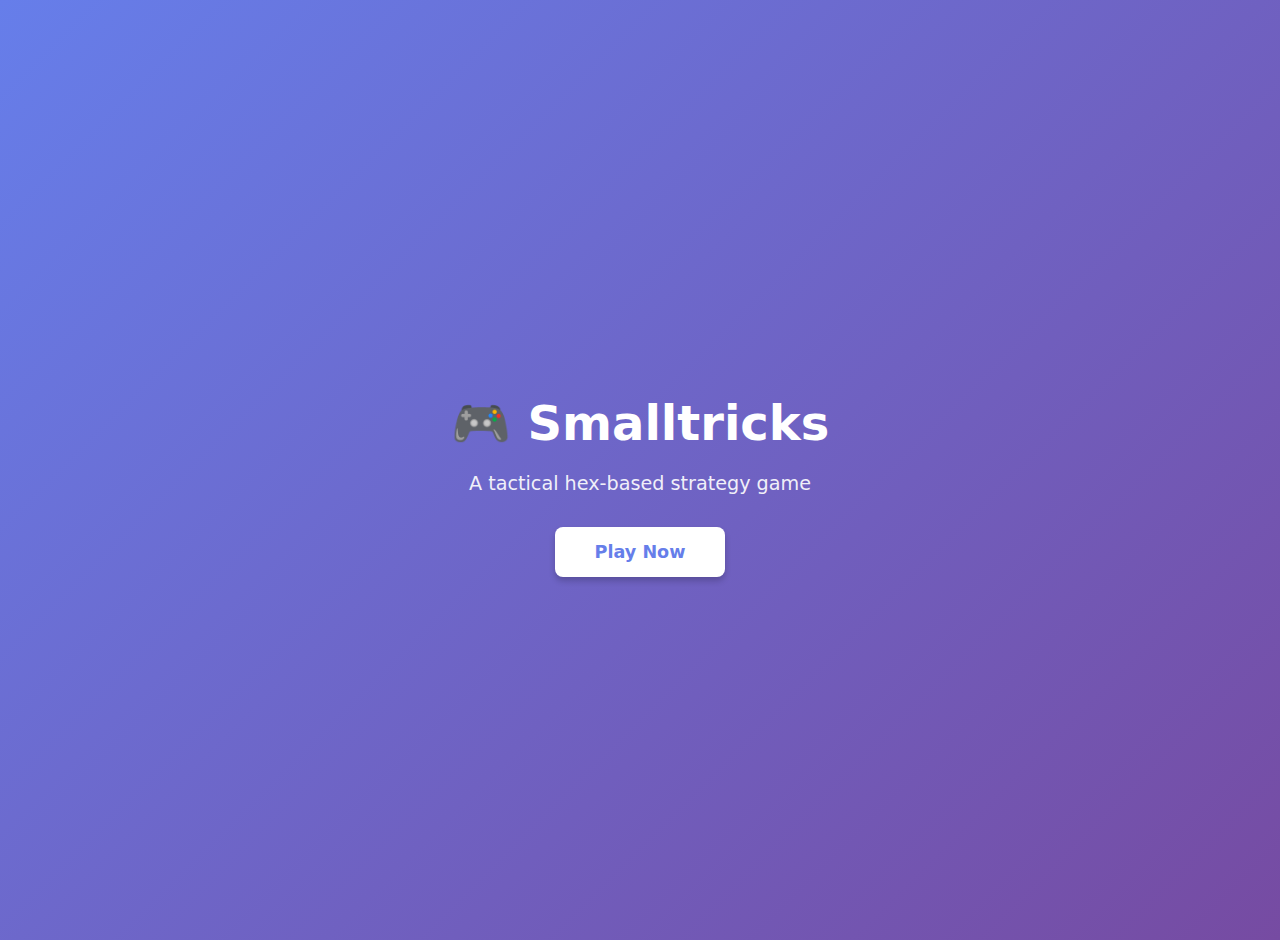
<file: index.html>
<!DOCTYPE html>
<html lang="en">
<head>
    <meta charset="UTF-8">
    <meta name="viewport" content="width=device-width, initial-scale=1.0">
    <title>Smalltricks - A Hex-Based Strategy Game</title>
    <style>
        body {
            margin: 0;
            padding: 20px;
            font-family: system-ui, -apple-system, sans-serif;
            background: linear-gradient(135deg, #667eea 0%, #764ba2 100%);
            min-height: 100vh;
            display: flex;
            justify-content: center;
            align-items: center;
            color: white;
        }
        .container {
            text-align: center;
            max-width: 600px;
        }
        h1 {
            font-size: 3rem;
            margin-bottom: 1rem;
        }
        p {
            font-size: 1.2rem;
            margin-bottom: 2rem;
            opacity: 0.9;
        }
        .btn {
            display: inline-block;
            padding: 15px 40px;
            background: white;
            color: #667eea;
            text-decoration: none;
            border-radius: 8px;
            font-weight: bold;
            font-size: 1.1rem;
            transition: transform 0.2s, box-shadow 0.2s;
            box-shadow: 0 4px 6px rgba(0,0,0,0.2);
        }
        .btn:hover {
            transform: translateY(-2px);
            box-shadow: 0 6px 12px rgba(0,0,0,0.3);
        }
    </style>
</head>
<body>
    <div class="container">
        <h1>🎮 Smalltricks</h1>
        <p>A tactical hex-based strategy game</p>
        <a href="game.html" class="btn">Play Now</a>
    </div>
</body>
</html>
</file>
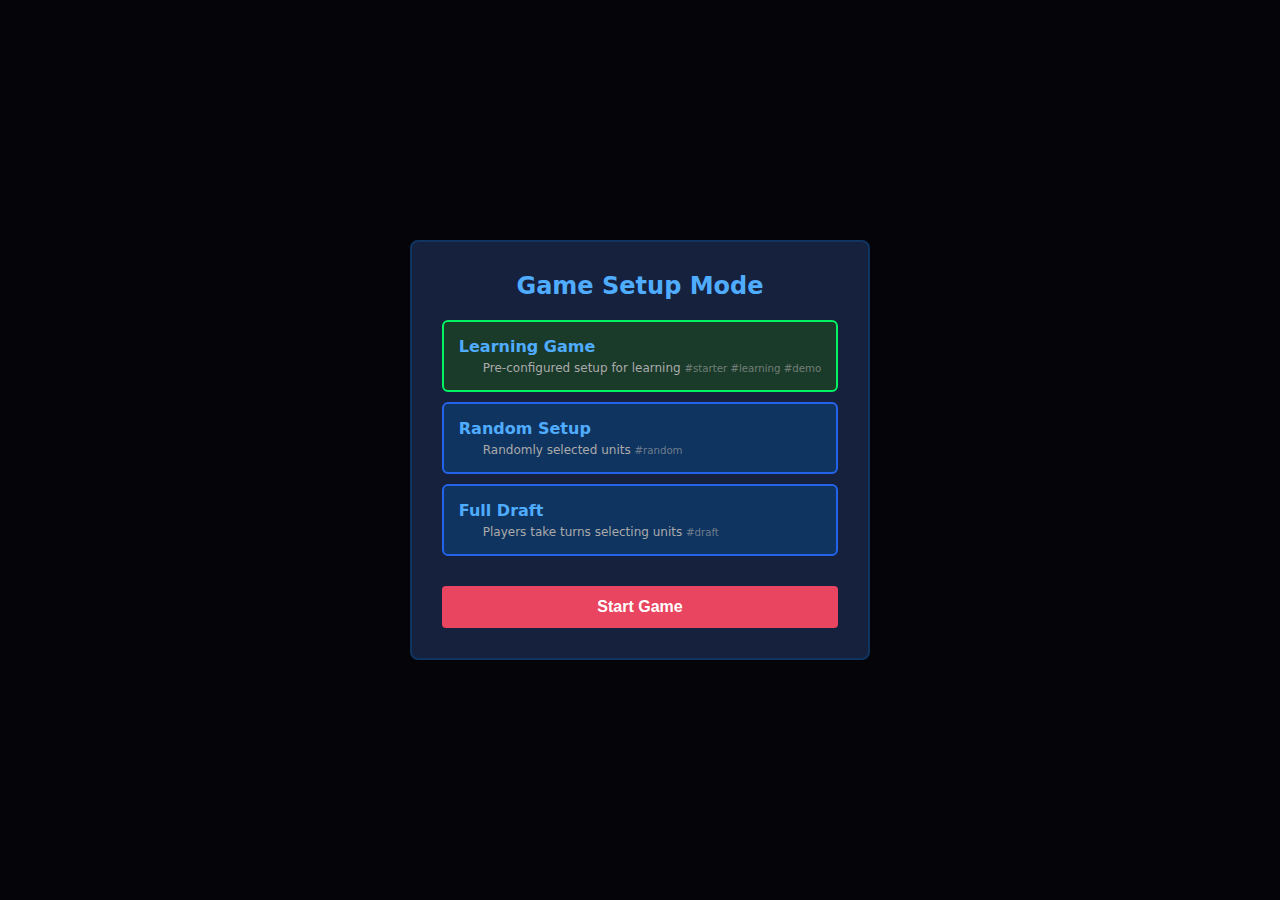
<file: game.html>
<!DOCTYPE html>
<html lang="en">
<head>
    <meta charset="UTF-8">
    <meta name="viewport" content="width=device-width, initial-scale=1.0">
    <title>Smalltricks</title>
    <meta name="description" content="A fast-paced 2-player hex board game of tactics and combat">
    <link rel="stylesheet" href="./styles.css">
    <script>
        // Check URL hash immediately and hide modal if game mode is specified
        (function() {
            const hash = window.location.hash.slice(1).toLowerCase();
            const validModes = ['starter', 'learning', 'demo', 'random', 'draft'];
            if (validModes.includes(hash)) {
                // Add a data attribute so game.js knows the mode was pre-detected
                document.documentElement.setAttribute('data-auto-mode', hash);
                // Hide the modal immediately
                const style = document.createElement('style');
                style.textContent = '#mode-selection-modal { display: none !important; }';
                document.head.appendChild(style);
            }
        })();
    </script>
    <style>
        #mode-selection-modal {
            display: flex;
            position: fixed;
            top: 0;
            left: 0;
            width: 100%;
            height: 100%;
            background: rgba(0, 0, 0, 0.8);
            z-index: 10000;
            align-items: center;
            justify-content: center;
            font-family: 'Segoe UI', system-ui, sans-serif;
        }
        
        #mode-selection-modal.hidden {
            display: none;
        }
        
        .mode-selection-content {
            background: #16213e;
            border: 2px solid #0f3460;
            border-radius: 8px;
            padding: 30px;
            max-width: 500px;
            color: #eee;
        }
        
        .mode-selection-content h2 {
            color: #4facfe;
            margin-bottom: 20px;
            text-align: center;
        }
        
        .mode-option {
            background: #0f3460;
            border: 2px solid #2563eb;
            border-radius: 6px;
            padding: 15px;
            margin: 10px 0;
            cursor: pointer;
            transition: all 0.2s;
            display: block;
            position: relative;
        }
        
        .mode-option.selected {
            border-color: #00f260;
            background: #1a3a2a;
        }
        
        .mode-option:hover {
            border-color: #4facfe;
            background: #1a2a47;
            -webkit-transform: scale(1.02);
            -moz-transform: scale(1.02);
            transform: scale(1.02);
        }
        
        .mode-option-title {
            font-weight: bold;
            color: #4facfe;
        }
        
        .mode-option-desc {
            font-size: 12px;
            color: #aaa;
            margin-top: 5px;
            margin-left: 24px;
        }
        
        .mulligan-controls {
            margin: 15px 0;
            padding: 15px;
            background: #0f3460;
            border-radius: 6px;
            display: none;
        }
        
        .mulligan-controls.active {
            display: block;
        }
        
        .mulligan-controls label {
            display: block;
            margin: 8px 0;
            cursor: pointer;
        }
        
        .mulligan-controls input[type="radio"] {
            margin-right: 8px;
        }
        
        #start-game-btn {
            width: 100%;
            padding: 12px;
            margin-top: 20px;
            background: #e94560;
            color: white;
            border: none;
            border-radius: 4px;
            font-size: 16px;
            font-weight: bold;
            cursor: pointer;
            transition: background 0.2s;
        }
        
        #start-game-btn:hover {
            background: #d63a52;
        }
        
        .current-player-indicator {
            display: flex;
            align-items: center;
            gap: 10px;
            padding: 10px 20px;
            background: rgba(255, 255, 255, 0.15);
            border-radius: 8px;
            font-weight: bold;
            font-size: 1.1rem;
            min-width: 140px;
            justify-content: center;
            transition: all 0.3s ease;
            box-shadow: 0 2px 8px rgba(0, 0, 0, 0.3);
        }
        
        .current-player-indicator.player-1 {
            color: #4facfe;
            border: 3px solid #4facfe;
            background: rgba(79, 172, 254, 0.2);
            box-shadow: 0 0 15px rgba(79, 172, 254, 0.5);
        }
        
        .current-player-indicator.player-2 {
            color: #00f260;
            border: 3px solid #00f260;
            background: rgba(0, 242, 96, 0.2);
            box-shadow: 0 0 15px rgba(0, 242, 96, 0.5);
        }
        
        .player-indicator-dot {
            width: 14px;
            height: 14px;
            border-radius: 50%;
            animation: pulse 1.5s ease-in-out infinite;
        }
        
        .current-player-indicator.player-1 .player-indicator-dot {
            background: #4facfe;
            box-shadow: 0 0 10px #4facfe;
        }
        
        .current-player-indicator.player-2 .player-indicator-dot {
            background: #00f260;
            box-shadow: 0 0 10px #00f260;
        }
        
        @keyframes pulse {
            0%, 100% {
                -webkit-transform: scale(1);
                -moz-transform: scale(1);
                transform: scale(1);
                opacity: 1;
            }
            50% {
                -webkit-transform: scale(1.3);
                -moz-transform: scale(1.3);
                transform: scale(1.3);
                opacity: 0.7;
            }
        }
        
        @-webkit-keyframes pulse {
            0%, 100% {
                -webkit-transform: scale(1);
                transform: scale(1);
                opacity: 1;
            }
            50% {
                -webkit-transform: scale(1.3);
                transform: scale(1.3);
                opacity: 0.7;
            }
        }
        
        @-moz-keyframes pulse {
            0%, 100% {
                -moz-transform: scale(1);
                transform: scale(1);
                opacity: 1;
            }
            50% {
                -moz-transform: scale(1.3);
                transform: scale(1.3);
                opacity: 0.7;
            }
        }
        
        #mulligan-overlay {
            position: fixed;
            top: 20px;
            right: 20px;
            background: rgba(22, 33, 62, 0.95);
            border: 2px solid #0f3460;
            border-radius: 8px;
            padding: 20px;
            z-index: 5000;
            min-width: 280px;
        }
        
        #mulligan-overlay.hidden {
            display: none;
        }
        
        .mulligan-panel h2 {
            color: #4facfe;
            margin-bottom: 10px;
            font-size: 1.3rem;
        }
        
        #mulligan-info {
            color: #eee;
            margin-bottom: 15px;
            font-size: 1rem;
        }
        
        #mulligan-count {
            color: #00f260;
            font-weight: bold;
            font-size: 1.2rem;
        }
        
        .mulligan-actions {
            display: flex;
            flex-direction: column;
            gap: 10px;
        }
        
        .mulligan-btn, .accept-btn {
            padding: 10px 15px;
            border: none;
            border-radius: 4px;
            font-size: 1rem;
            font-weight: bold;
            cursor: pointer;
            transition: all 0.2s;
        }
        
        .mulligan-btn {
            background: #3b82f6;
            color: white;
        }
        
        .mulligan-btn:hover {
            background: #2563eb;
            transform: translateY(-2px);
        }
        
        .mulligan-btn:disabled {
            background: #555;
            cursor: not-allowed;
            transform: none;
        }
        
        .accept-btn {
            background: #22c55e;
            color: white;
        }
        
        .accept-btn:hover {
            background: #16a34a;
            transform: translateY(-2px);
        }
        
        #draft-overlay {
            position: fixed;
            top: 50%;
            left: 50%;
            transform: translate(-50%, -50%);
            background: rgba(22, 33, 62, 0.98);
            border: 3px solid #0f3460;
            border-radius: 12px;
            padding: 30px;
            z-index: 5000;
            min-width: 500px;
            max-width: 90vw;
            max-height: 90vh;
            overflow-y: auto;
        }
        
        #draft-overlay.hidden {
            display: none;
        }
        
        .draft-panel h2 {
            color: #4facfe;
            margin-bottom: 10px;
            font-size: 1.5rem;
            text-align: center;
        }
        
        #draft-info {
            color: #eee;
            margin-bottom: 20px;
            font-size: 1.1rem;
            text-align: center;
        }
        
        #draft-current-player {
            color: #00f260;
            font-weight: bold;
        }
        
        .draft-selections {
            display: flex;
            gap: 20px;
            margin-bottom: 30px;
        }
        
        .draft-player-box {
            flex: 1;
            background: rgba(0, 0, 0, 0.3);
            padding: 15px;
            border-radius: 8px;
            border: 2px solid #4facfe;
        }
        
        .draft-player-box h3 {
            color: #00f260;
            margin-bottom: 10px;
            font-size: 1rem;
            text-align: center;
        }
        
        .draft-unit-grid {
            display: grid;
            grid-template-columns: repeat(3, 1fr);
            gap: 15px;
            margin-bottom: 20px;
        }
        
        .draft-unit-option {
            background: #0f3460;
            border: 2px solid #2563eb;
            border-radius: 8px;
            padding: 15px;
            cursor: pointer;
            text-align: center;
            transition: all 0.2s;
        }
        
        .draft-unit-option:hover:not(.selected):not(.disabled) {
            border-color: #4facfe;
            background: #1a2a47;
            transform: scale(1.05);
        }
        
        .draft-unit-option.selected {
            border-color: #00f260;
            background: #1a3a2a;
        }
        
        .draft-unit-option.disabled {
            opacity: 0.3;
            cursor: not-allowed;
        }
        
        .draft-unit-emoji {
            font-size: 3rem;
            margin-bottom: 5px;
        }
        
        .draft-unit-name {
            color: #eee;
            font-weight: bold;
        }
        
        #draft-selected-units h3 {
            color: #4facfe;
            font-size: 1.1rem;
            margin-bottom: 10px;
        }
        
        .draft-selected-list {
            display: flex;
            gap: 10px;
            flex-wrap: wrap;
        }
        
        .draft-selected-item {
            font-size: 2rem;
            padding: 5px;
            background: rgba(255, 255, 255, 0.1);
            border-radius: 4px;
        }
        
        #phase-transition-overlay {
            position: fixed;
            top: 0;
            left: 0;
            width: 100%;
            height: 100%;
            background: rgba(0, 0, 0, 0.9);
            z-index: 9999;
            display: flex;
            align-items: center;
            justify-content: center;
            animation: fadeInOut 1.5s ease-in-out;
        }
        
        #phase-transition-overlay.hidden {
            display: none;
        }
        
        .phase-transition-content {
            text-align: center;
            animation: scaleIn 0.5s ease-out;
        }
        
        .phase-transition-content h2 {
            font-size: 3rem;
            color: #4facfe;
            text-shadow: 0 0 20px #4facfe, 0 0 40px #00f260;
            animation: pulseGlow 1s ease-in-out infinite;
        }
        
        @keyframes fadeInOut {
            0% { opacity: 0; }
            20% { opacity: 1; }
            80% { opacity: 1; }
            100% { opacity: 0; }
        }
        
        @keyframes scaleIn {
            0% {
                transform: scale(0.5);
                opacity: 0;
            }
            100% {
                transform: scale(1);
                opacity: 1;
            }
        }
        
        @keyframes pulseGlow {
            0%, 100% {
                text-shadow: 0 0 20px #4facfe, 0 0 40px #00f260;
            }
            50% {
                text-shadow: 0 0 30px #4facfe, 0 0 60px #00f260, 0 0 80px rgba(79, 172, 254, 0.5);
            }
        }
        
        #rules-modal {
            position: fixed;
            top: 0;
            left: 0;
            width: 100%;
            height: 100%;
            background: rgba(0, 0, 0, 0.7);
            display: flex;
            justify-content: center;
            align-items: center;
            z-index: 6000;
        }
        
        #rules-modal.hidden {
            display: none;
        }
        
        .rules-content {
            background: rgba(22, 33, 62, 0.98);
            border: 3px solid #0f3460;
            border-radius: 12px;
            padding: 30px;
            max-width: 800px;
            max-height: 80vh;
            overflow: hidden;
            display: flex;
            flex-direction: column;
        }
        
        .rules-header {
            display: flex;
            justify-content: space-between;
            align-items: center;
            margin-bottom: 20px;
        }
        
        .rules-header h2 {
            color: #4facfe;
            margin: 0;
            font-size: 1.5rem;
        }
        
        #btn-close-rules {
            background: none;
            border: none;
            color: #888;
            font-size: 1.5rem;
            cursor: pointer;
            padding: 0;
            width: 30px;
            height: 30px;
            display: flex;
            align-items: center;
            justify-content: center;
        }
        
        #btn-close-rules:hover {
            color: #fff;
        }
        
        .rules-tabs {
            display: flex;
            gap: 10px;
            margin-bottom: 20px;
            border-bottom: 2px solid #0f3460;
        }
        
        .rules-tab-btn {
            background: none;
            border: none;
            color: #888;
            cursor: pointer;
            padding: 10px 15px;
            font-size: 1rem;
            border-bottom: 3px solid transparent;
            transition: all 0.2s;
        }
        
        .rules-tab-btn:hover {
            color: #aaa;
        }
        
        .rules-tab-btn.active {
            color: #4facfe;
            border-bottom-color: #4facfe;
        }
        
        .rules-body {
            overflow-y: auto;
            flex: 1;
            color: #ccc;
            font-size: 0.9rem;
            line-height: 1.6;
        }
        
        .rules-tab-content {
            display: none;
        }
        
        .rules-tab-content.active {
            display: block;
        }
        
        .rules-tab-content h3 {
            color: #4facfe;
            margin-top: 15px;
            margin-bottom: 10px;
            font-size: 1.1rem;
        }
        
        .rules-tab-content h4 {
            color: #00f260;
            margin-top: 10px;
            margin-bottom: 5px;
            font-size: 0.95rem;
        }
        
        .rules-tab-content p {
            margin: 10px 0;
            padding-left: 10px;
        }
        
        .rules-tab-content ul {
            margin: 10px 0 10px 20px;
        }
        
        .rules-tab-content li {
            margin: 5px 0;
        }
        
        #full-log-modal {
            position: fixed;
            top: 0;
            left: 0;
            width: 100%;
            height: 100%;
            background: rgba(0, 0, 0, 0.7);
            display: flex;
            justify-content: center;
            align-items: center;
            z-index: 6000;
        }
        
        #full-log-modal.hidden {
            display: none;
        }
        
        .log-modal-content {
            background: rgba(22, 33, 62, 0.98);
            border: 3px solid #0f3460;
            border-radius: 12px;
            padding: 30px;
            max-width: 700px;
            max-height: 80vh;
            overflow: hidden;
            display: flex;
            flex-direction: column;
        }
        
        .log-modal-header {
            display: flex;
            justify-content: space-between;
            align-items: center;
            margin-bottom: 20px;
        }
        
        .log-modal-header h2 {
            color: #4facfe;
            margin: 0;
            font-size: 1.5rem;
        }
        
        #btn-close-log {
            background: none;
            border: none;
            color: #888;
            font-size: 1.5rem;
            cursor: pointer;
            padding: 0;
            width: 30px;
            height: 30px;
        }
        
        #btn-close-log:hover {
            color: #fff;
        }
        
        .log-modal-body {
            overflow-y: auto;
            flex: 1;
            color: #ccc;
            font-size: 0.9rem;
            line-height: 1.6;
        }
        
        .log-modal-body .log-entry {
            padding: 8px 12px;
            background: rgba(0, 0, 0, 0.2);
            border-left: 2px solid var(--accent-1);
            margin-bottom: 4px;
            border-radius: 2px;
        }
        
        #unit-picker-modal {
            position: fixed;
            top: 0;
            left: 0;
            width: 100%;
            height: 100%;
            background: rgba(0, 0, 0, 0.85);
            display: flex;
            justify-content: center;
            align-items: center;
            z-index: 7000;
        }
        
        #unit-picker-modal.hidden {
            display: none;
        }
        
        .unit-picker-content {
            background: rgba(22, 33, 62, 0.98);
            border: 3px solid #0f3460;
            border-radius: 12px;
            padding: 30px;
            max-width: 500px;
            min-width: 300px;
        }
        
        .unit-picker-header h2 {
            color: #4facfe;
            margin: 0 0 20px 0;
            font-size: 1.3rem;
            text-align: center;
        }
        
        .unit-picker-body {
            display: flex;
            flex-direction: column;
            gap: 12px;
        }
        
        .unit-picker-option {
            background: #0f3460;
            border: 2px solid #2563eb;
            border-radius: 8px;
            padding: 15px;
            cursor: pointer;
            transition: all 0.2s;
            display: flex;
            align-items: center;
            gap: 15px;
        }
        
        .unit-picker-option:hover {
            border-color: #4facfe;
            background: #1a2a47;
            transform: translateX(5px);
        }
        
        .unit-picker-emoji {
            font-size: 2.5rem;
        }
        
        .unit-picker-info {
            flex: 1;
            color: #eee;
        }
        
        .unit-picker-name {
            font-weight: bold;
            color: #4facfe;
            font-size: 1.1rem;
            margin-bottom: 5px;
        }
        
        .unit-picker-hp {
            font-size: 0.9rem;
            color: #22c55e;
        }
        
        .unit-picker-hp-low {
            color: #ef4444;
        }
        
        /* Damage Allocation Modal */
        #damage-allocation-modal {
            position: fixed;
            top: 0;
            left: 0;
            width: 100%;
            height: 100%;
            background: rgba(0, 0, 0, 0.85);
            display: flex;
            justify-content: center;
            align-items: center;
            z-index: 7000;
        }
        
        #damage-allocation-modal.hidden {
            display: none;
        }
        
        .damage-allocation-content {
            background: rgba(22, 33, 62, 0.98);
            border: 3px solid #0f3460;
            border-radius: 12px;
            padding: 30px;
            max-width: 500px;
            min-width: 400px;
        }
        
        .damage-allocation-header {
            display: flex;
            justify-content: space-between;
            align-items: center;
            margin-bottom: 20px;
        }
        
        .damage-allocation-header h2 {
            color: #4facfe;
            margin: 0;
            font-size: 1.5rem;
        }
        
        .damage-remaining {
            color: #ffc000;
            font-weight: bold;
            font-size: 1.2rem;
        }
        
        .damage-allocation-body {
            display: flex;
            flex-direction: column;
            gap: 15px;
            margin-bottom: 20px;
        }
        
        .damage-target {
            background: #0f3460;
            border: 2px solid #2563eb;
            border-radius: 8px;
            padding: 15px;
        }
        
        .damage-target-header {
            display: flex;
            align-items: center;
            gap: 15px;
            margin-bottom: 10px;
        }
        
        .damage-target-emoji {
            font-size: 2rem;
        }
        
        .damage-target-info {
            flex: 1;
        }
        
        .damage-target-name {
            color: #4facfe;
            font-weight: bold;
            font-size: 1.1rem;
        }
        
        .damage-target-hp {
            color: #aaa;
            font-size: 0.9rem;
            margin-top: 4px;
        }
        
        .damage-controls {
            display: flex;
            align-items: center;
            gap: 10px;
        }
        
        .damage-btn {
            background: #3b82f6;
            border: none;
            color: white;
            width: 32px;
            height: 32px;
            border-radius: 4px;
            font-size: 1.2rem;
            cursor: pointer;
            transition: background 0.2s;
        }
        
        .damage-btn:hover:not(:disabled) {
            background: #2563eb;
        }
        
        .damage-btn:disabled {
            background: #555;
            cursor: not-allowed;
        }
        
        .damage-value {
            color: #ef4444;
            font-weight: bold;
            font-size: 1.3rem;
            min-width: 30px;
            text-align: center;
        }
        
        .damage-allocation-confirm {
            width: 100%;
            padding: 12px;
            background: #22c55e;
            color: white;
            border: none;
            border-radius: 4px;
            font-size: 16px;
            font-weight: bold;
            cursor: pointer;
            transition: background 0.2s;
        }
        
        .damage-allocation-confirm:hover:not(:disabled) {
            background: #16a34a;
        }
        
        .damage-allocation-confirm:disabled {
            background: #555;
            cursor: not-allowed;
        }
    </style>
</head>
<body>
    <div id="mode-selection-modal">
        <div class="mode-selection-content">
            <h2>Game Setup Mode</h2>
            
            <div class="mode-option selected" data-mode="demo">
                <div class="mode-option-title">Learning Game</div>
                <div class="mode-option-desc">Pre-configured setup for learning <span style="opacity: 0.6; font-size: 0.85em;">#starter #learning #demo</span></div>
            </div>
            
            <div class="mode-option" data-mode="random">
                <div class="mode-option-title">Random Setup</div>
                <div class="mode-option-desc">Randomly selected units <span style="opacity: 0.6; font-size: 0.85em;">#random</span></div>
            </div>
            
            <div class="mode-option" data-mode="draft">
                <div class="mode-option-title">Full Draft</div>
                <div class="mode-option-desc">Players take turns selecting units <span style="opacity: 0.6; font-size: 0.85em;">#draft</span></div>
            </div>
            
            <button id="start-game-btn">Start Game</button>
        </div>
    </div>

    <div id="draft-overlay" class="hidden">
        <div class="draft-panel">
            <h2>Draft Mode</h2>
            <p id="draft-info">Player <span id="draft-current-player">1</span> - Pick <span id="draft-pick-number">1</span> of 6</p>
            
            <div class="draft-selections">
                <div class="draft-player-box">
                    <h3>Player 1 (<span id="draft-p1-count">0</span>/6)</h3>
                    <div id="draft-p1-units" class="draft-selected-list"></div>
                </div>
                <div class="draft-player-box">
                    <h3>Player 2 (<span id="draft-p2-count">0</span>/6)</h3>
                    <div id="draft-p2-units" class="draft-selected-list"></div>
                </div>
            </div>
            
            <h3>Available Units</h3>
            <div id="draft-units" class="draft-unit-grid"></div>
        </div>
    </div>

    <div id="phase-transition-overlay" class="hidden">
        <div class="phase-transition-content">
            <h2 id="phase-transition-text">Phase Change</h2>
        </div>
    </div>

    <div id="rules-modal" class="hidden">
        <div class="rules-content">
            <div class="rules-header">
                <h2>Rules</h2>
                <button id="btn-close-rules">✕</button>
            </div>
            <div class="rules-tabs">
                <button class="rules-tab-btn active" data-tab="summary">Summary</button>
                <button class="rules-tab-btn" data-tab="units">Units</button>
                <button class="rules-tab-btn" data-tab="full">Full Rules</button>
            </div>
            <div id="rules-body" class="rules-body">
                <div id="tab-summary" class="rules-tab-content active"></div>
                <div id="tab-units" class="rules-tab-content"></div>
                <div id="tab-full" class="rules-tab-content"></div>
            </div>
        </div>
    </div>

    <div id="full-log-modal" class="hidden">
        <div class="log-modal-content">
            <div class="log-modal-header">
                <h2>Game Log</h2>
                <button id="btn-close-log">✕</button>
            </div>
            <div id="full-log-body" class="log-modal-body"></div>
        </div>
    </div>

    <div id="unit-picker-modal" class="hidden">
        <div class="unit-picker-content">
            <div class="unit-picker-header">
                <h2>Select Target Unit</h2>
            </div>
            <div id="unit-picker-body" class="unit-picker-body"></div>
        </div>
    </div>

    <div id="damage-allocation-modal" class="hidden">
        <div class="damage-allocation-content">
            <div class="damage-allocation-header">
                <h2>Allocate Damage</h2>
                <div id="damage-remaining" class="damage-remaining">Remaining: <span id="damage-remaining-value">0</span></div>
            </div>
            <div id="damage-allocation-body" class="damage-allocation-body"></div>
            <button id="damage-allocation-confirm" class="damage-allocation-confirm" disabled>Confirm Allocation</button>
        </div>
    </div>

    <div id="app" class="hidden">
        <div id="game-status-bar">
            <div id="status-bar-buttons">
                <button id="btn-rules">📖 Rules <span style="opacity: 0.7; font-size: 0.85em;">(R)</span></button>
                <button id="btn-full-log">📜 Full Log <span style="opacity: 0.7; font-size: 0.85em;">(L)</span></button>
            </div>
            <div id="game-state-info">
                <div id="state-display">Setup Phase</div>
            </div>
            <div id="status-bar-right">
                <div id="placement-controls" class="hidden">
                    <button id="btn-confirm-placement">✓ Confirm Placement <span style="opacity: 0.7; font-size: 0.85em;">(C)</span></button>
                </div>
                <button id="btn-end-phase" class="hidden">End Phase <span style="opacity: 0.7; font-size: 0.85em;">(Space/Enter)</span></button>
            </div>
        </div>
        
        <main>
            <aside id="player1-panel" class="player-panel">
                <div class="castle-damage">
                    <span class="label">🏰</span>
                    <span id="p1-castle-damage" class="damage-value">0</span>
                    <span class="label">/20</span>
                </div>
                <div id="p1-units" class="unit-list"></div>
                <div class="destroyed-label">💀</div>
                <div id="p1-destroyed" class="destroyed-units"></div>
            </aside>
            
            <div id="board-container">
                <canvas id="game-board"></canvas>
            </div>
            
            <aside id="player2-panel" class="player-panel">
                <div class="castle-damage">
                    <span class="label">🏰</span>
                    <span id="p2-castle-damage" class="damage-value">0</span>
                    <span class="label">/20</span>
                </div>
                <div id="p2-units" class="unit-list"></div>
                <div class="destroyed-label">💀</div>
                <div id="p2-destroyed" class="destroyed-units"></div>
            </aside>
        </main>
        
        <footer>
            <div id="message-log"></div>
        </footer>
    </div>
    
    <script type="module" src="./game.js"></script>
</body>
</html>
</file>
<file: styles.css>
* {
    margin: 0;
    padding: 0;
    box-sizing: border-box;
}

.hidden {
    display: none !important;
}

:root {
    --bg-dark: #1a1a2e;
    --bg-panel: #16213e;
    --accent-1: #0f3460;
    --accent-2: #e94560;
    --accent-3: #22c55e;
    --text-primary: #eee;
    --text-secondary: #aaa;
    --player1-color: #4facfe;
    --player2-color: #00f260;
    --castle-p1: #2563eb;
    --castle-p2: #16a34a;
    --hex-bg: #f0f0f0;
    --hex-border: #333;
    --damage-color: #ef4444;
}

body {
    font-family: 'Segoe UI', system-ui, sans-serif;
    background: var(--bg-dark);
    color: var(--text-primary);
    height: 100vh;
    overflow: hidden;
}

#app {
    display: flex;
    flex-direction: column;
    height: 100vh;
    overflow: hidden;
}

#app.hidden {
    display: none;
}

#game-status-bar {
    display: grid;
    grid-template-columns: 1fr auto 1fr;
    gap: 1.5rem;
    align-items: center;
    padding: 0.75rem 1rem;
    background: rgba(0, 0, 0, 0.3);
    border-bottom: 1px solid var(--accent-1);
    margin-bottom: 0.5rem;
}

#game-state-info {
    display: flex;
    gap: 0.75rem;
    align-items: center;
    justify-content: center;
    grid-column: 2;
}

#state-display {
    padding: 0.5rem 1.2rem;
    background: linear-gradient(135deg, rgba(0, 0, 0, 0.4), rgba(0, 0, 0, 0.2));
    border-radius: 6px;
    font-weight: 500;
    font-size: 1rem;
    border: 1px solid rgba(255, 255, 255, 0.1);
    box-shadow: 0 2px 8px rgba(0, 0, 0, 0.3);
    display: flex;
    align-items: center;
    gap: 0.3rem;
    transition: all 0.3s ease;
}

#state-display:hover {
    transform: translateY(-1px);
    box-shadow: 0 4px 12px rgba(0, 0, 0, 0.4);
}

#status-bar-right {
    display: flex;
    gap: 0.5rem;
    grid-column: 3;
    justify-self: end;
    align-items: center;
}

#btn-end-phase {
    padding: 0.5rem 1.2rem;
    font-size: 0.9rem;
    font-weight: 600;
    border: none;
    border-radius: 4px;
    cursor: pointer;
    background: var(--accent-2);
    color: white;
    transition: transform 0.1s, box-shadow 0.1s;
}

#btn-end-phase:hover {
    transform: translateY(-2px);
    box-shadow: 0 4px 12px rgba(233, 69, 96, 0.4);
}

#placement-controls {
    display: flex;
    gap: 0.5rem;
}

#placement-controls.hidden {
    display: none;
}

#btn-confirm-placement {
    padding: 0.5rem 1.2rem;
    font-size: 0.9rem;
    font-weight: 600;
    border: none;
    border-radius: 4px;
    cursor: pointer;
    background: var(--accent-3);
    color: white;
    transition: transform 0.1s, box-shadow 0.1s;
}

#btn-confirm-placement:hover {
    transform: translateY(-2px);
    box-shadow: 0 4px 12px rgba(34, 197, 94, 0.4);
}

#btn-rules {
    padding: 0.5rem 1.2rem;
    font-size: 0.9rem;
    font-weight: 600;
    border: none;
    border-radius: 4px;
    cursor: pointer;
    background: #6366f1;
    color: white;
    transition: transform 0.1s, box-shadow 0.1s;
}

#btn-rules:hover {
    transform: translateY(-2px);
    box-shadow: 0 4px 12px rgba(99, 102, 241, 0.4);
}

#status-bar-buttons {
    display: flex;
    gap: 0.5rem;
    grid-column: 1;
    justify-self: start;
}

#btn-full-log {
    padding: 0.5rem 1rem;
    font-size: 0.85rem;
    font-weight: 600;
    border: none;
    border-radius: 4px;
    cursor: pointer;
    background: #8b5cf6;
    color: white;
    transition: transform 0.1s, box-shadow 0.1s;
}

#btn-full-log:hover {
    transform: translateY(-2px);
    box-shadow: 0 4px 12px rgba(139, 92, 246, 0.4);
}

main {
    display: flex;
    flex: 1;
    gap: 0.5rem;
    padding: 0.5rem 1rem;
    justify-content: center;
    align-items: stretch;
    overflow: hidden;
    min-height: 0;
}

.player-panel {
    width: 200px;
    background: var(--bg-panel);
    border-radius: 6px;
    padding: 0.5rem;
    border: 2px solid var(--accent-1);
    display: flex;
    flex-direction: column;
    overflow: hidden;
    flex-shrink: 0;
    gap: 0.4rem;
}

#player1-panel {
    border-color: var(--player1-color);
}

#player2-panel {
    border-color: var(--player2-color);
}

.castle-damage {
    display: flex;
    justify-content: center;
    align-items: center;
    gap: 0.3rem;
    padding: 0.3rem;
    background: rgba(0,0,0,0.3);
    border-radius: 3px;
    font-size: 0.9rem;
    flex-shrink: 0;
}

.damage-value {
    font-size: 1.2rem;
    font-weight: bold;
    color: var(--damage-color);
    transition: all 0.1s ease;
}

/* Castle damage blink animation */
.castle-damage-blink {
    animation: castleDamageBlink 0.8s ease-out;
}

@keyframes castleDamageBlink {
    0%, 100% {
        transform: scale(1);
        color: var(--damage-color);
    }
    15% {
        transform: scale(1.3);
        color: #fff;
    }
    30% {
        transform: scale(0.9);
        color: #ef4444;
    }
    45% {
        transform: scale(1.2);
        color: #fff;
    }
    60% {
        transform: scale(1);
        color: #ef4444;
    }
}

.unit-list {
    display: flex;
    flex-direction: column;
    gap: 0.5rem;
    overflow-y: auto;
    flex: 1;
}

.destroyed-label {
    font-size: 0.75rem;
    text-align: center;
    opacity: 0.6;
    flex-shrink: 0;
}

.destroyed-units {
    display: flex;
    flex-wrap: wrap;
    gap: 0.2rem;
    padding: 0.3rem;
    background: rgba(0, 0, 0, 0.2);
    border-radius: 3px;
    min-height: 30px;
    flex-shrink: 0;
}

.destroyed-unit {
    font-size: 1.2rem;
    opacity: 0.5;
    filter: grayscale(1);
}

#board-container {
    display: flex;
    justify-content: center;
    align-items: center;
    flex: 1;
    min-width: 0;
    max-height: 100%;
}

#game-board {
    background: #fff;
    border-radius: 8px;
    box-shadow: 0 4px 20px rgba(0,0,0,0.3);
    max-width: 100%;
    max-height: 100%;
}

footer {
    background: var(--bg-panel);
    padding: 0.5rem 1rem;
    border-top: 2px solid var(--accent-1);
    flex-shrink: 0;
    height: 12vh;
    min-height: 80px;
    max-height: 150px;
    display: flex;
    flex-direction: column;
}

#message-log {
    font-size: 0.8rem;
    color: var(--text-secondary);
    flex: 1;
    overflow-y: auto;
    display: flex;
    flex-direction: column;
    gap: 3px;
    min-height: 0;
}

.log-entry {
    padding: 4px 8px;
    background: rgba(0, 0, 0, 0.2);
    border-radius: 3px;
    border-left: 2px solid var(--accent-1);
}

.unit-name {
    font-weight: 600;
    color: var(--accent-2);
}

.player-1-text {
    font-weight: 600;
    color: var(--player1-color);
}

.player-2-text {
    font-weight: 600;
    color: var(--player2-color);
}
</file>
